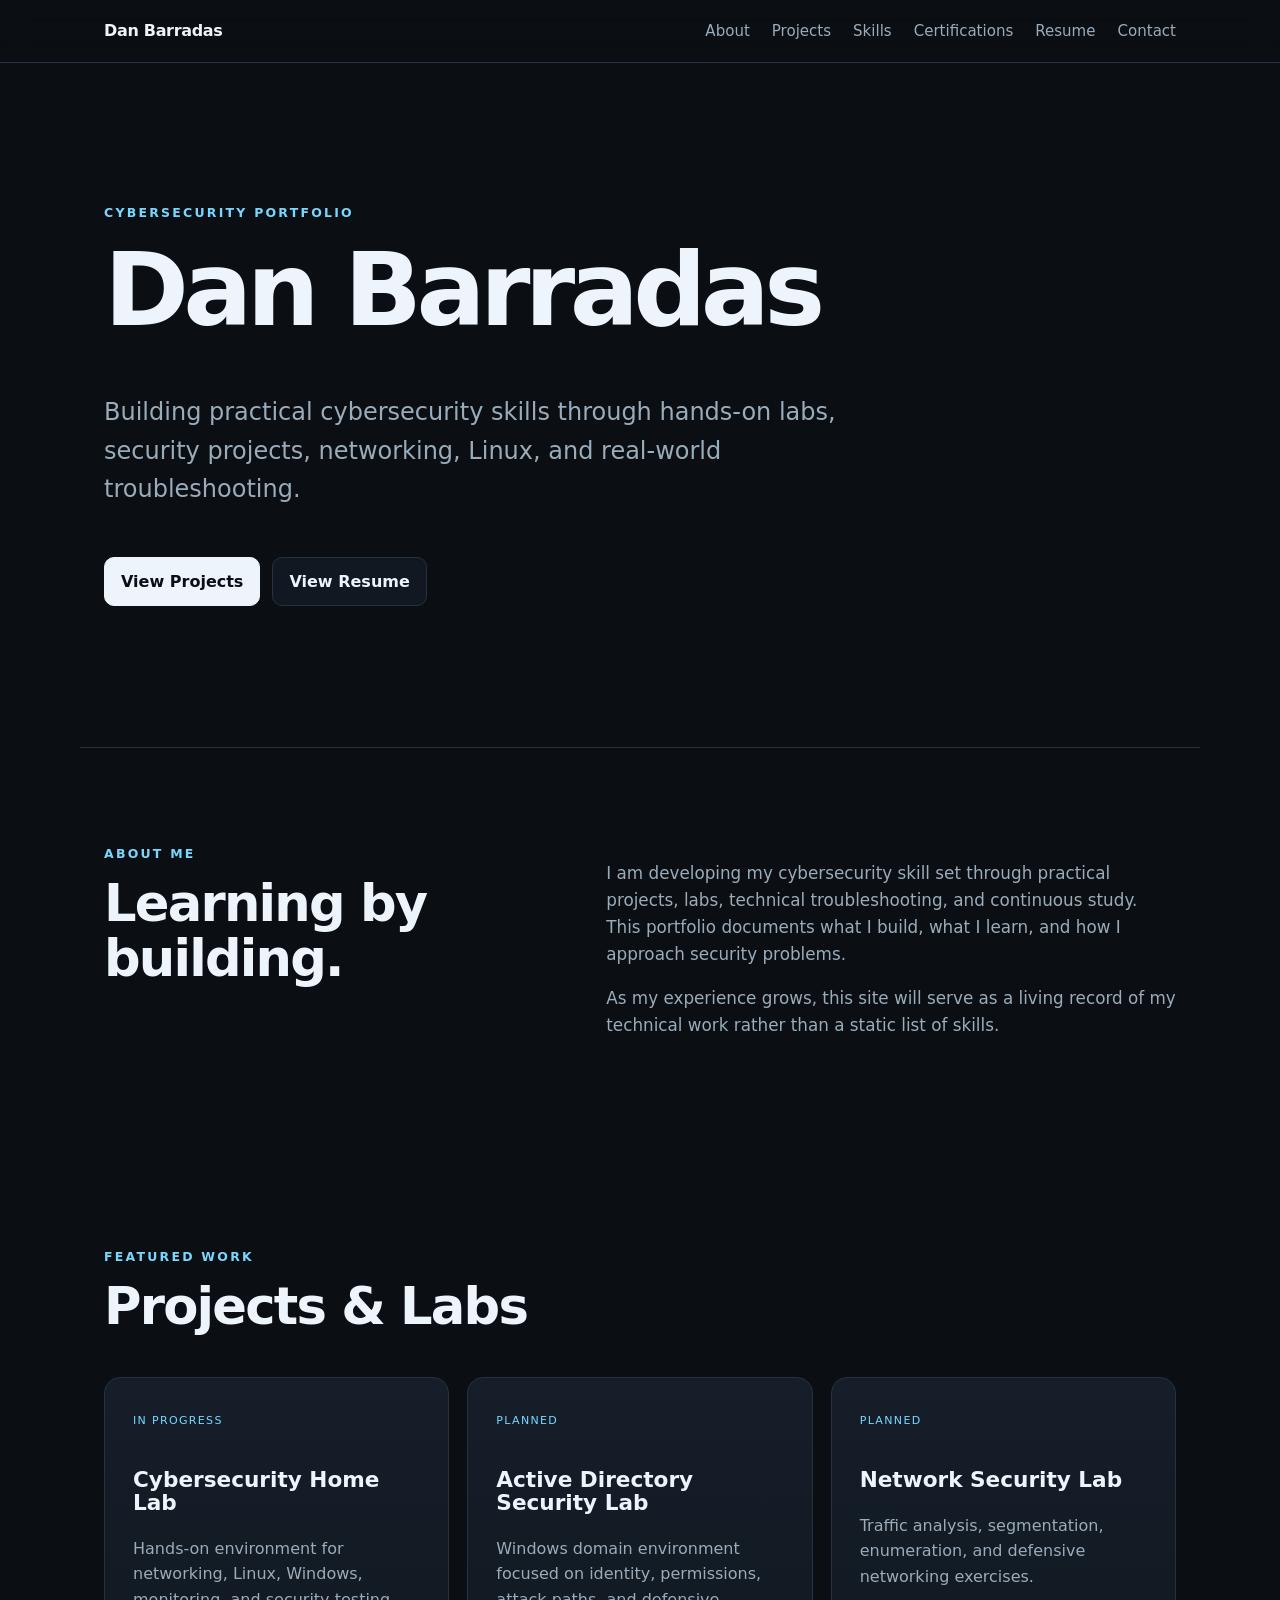
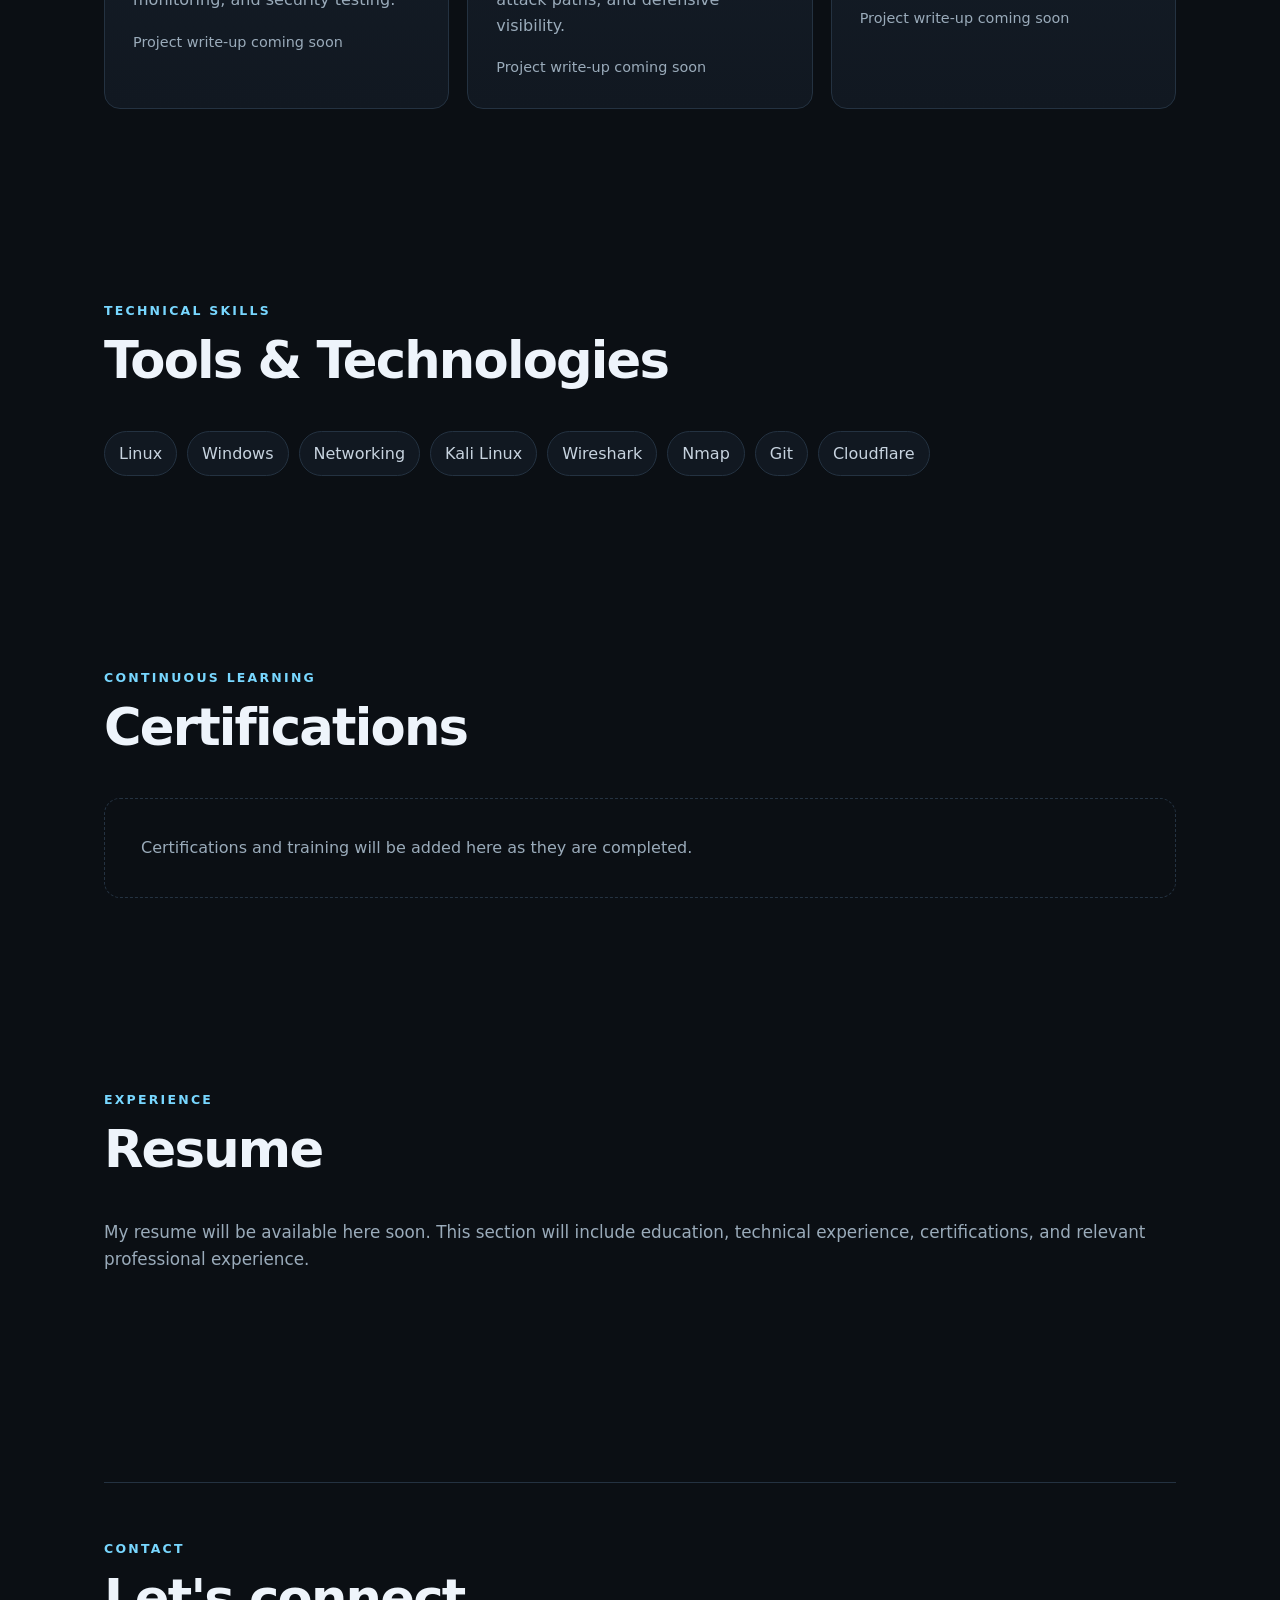
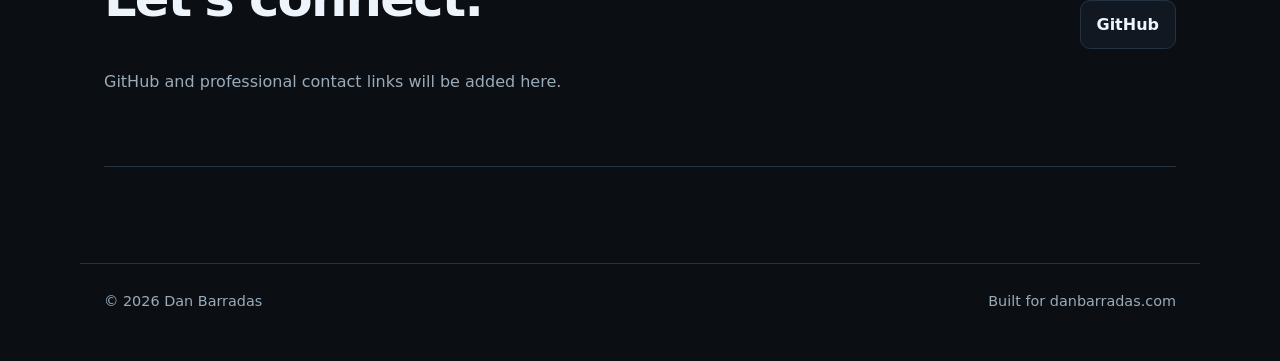
<file: index.html>
<!doctype html>
<html lang="en">
<head>
  <meta charset="utf-8">
  <meta name="viewport" content="width=device-width, initial-scale=1">
  <title>Dan Barradas | Cybersecurity Portfolio</title>
  <meta name="description" content="Dan Barradas cybersecurity portfolio featuring projects, labs, skills, certifications, and resume.">
  <meta name="referrer" content="strict-origin-when-cross-origin">
  <link rel="stylesheet" href="/styles.css">
</head>
<body>
  <header class="site-header">
    <div class="nav-wrap">
      <a class="brand" href="#about">Dan Barradas</a>
      <nav aria-label="Main navigation">
        <a href="#about">About</a>
        <a href="#projects">Projects</a>
        <a href="#skills">Skills</a>
        <a href="#certifications">Certifications</a>
        <a href="#resume">Resume</a>
        <a href="#contact">Contact</a>
      </nav>
    </div>
  </header>

  <main>
    <section id="about" class="hero section">
      <div class="eyebrow">CYBERSECURITY PORTFOLIO</div>
      <h1>Dan Barradas</h1>
      <p class="lead">
        Building practical cybersecurity skills through hands-on labs, security projects,
        networking, Linux, and real-world troubleshooting.
      </p>
      <div class="actions">
        <a class="button primary" href="#projects">View Projects</a>
        <a class="button" href="#resume">View Resume</a>
      </div>
    </section>

    <section class="section split">
      <div>
        <div class="eyebrow">ABOUT ME</div>
        <h2>Learning by building.</h2>
      </div>
      <div class="body-copy">
        <p>
          I am developing my cybersecurity skill set through practical projects, labs,
          technical troubleshooting, and continuous study. This portfolio documents what
          I build, what I learn, and how I approach security problems.
        </p>
        <p>
          As my experience grows, this site will serve as a living record of my technical
          work rather than a static list of skills.
        </p>
      </div>
    </section>

    <section id="projects" class="section">
      <div class="section-heading">
        <div class="eyebrow">FEATURED WORK</div>
        <h2>Projects & Labs</h2>
      </div>
      <div class="grid">
        <article class="card">
          <span class="status">IN PROGRESS</span>
          <h3>Cybersecurity Home Lab</h3>
          <p>Hands-on environment for networking, Linux, Windows, monitoring, and security testing.</p>
          <span class="card-link">Project write-up coming soon</span>
        </article>
        <article class="card">
          <span class="status">PLANNED</span>
          <h3>Active Directory Security Lab</h3>
          <p>Windows domain environment focused on identity, permissions, attack paths, and defensive visibility.</p>
          <span class="card-link">Project write-up coming soon</span>
        </article>
        <article class="card">
          <span class="status">PLANNED</span>
          <h3>Network Security Lab</h3>
          <p>Traffic analysis, segmentation, enumeration, and defensive networking exercises.</p>
          <span class="card-link">Project write-up coming soon</span>
        </article>
      </div>
    </section>

    <section id="skills" class="section">
      <div class="section-heading">
        <div class="eyebrow">TECHNICAL SKILLS</div>
        <h2>Tools & Technologies</h2>
      </div>
      <div class="tags">
        <span>Linux</span><span>Windows</span><span>Networking</span><span>Kali Linux</span>
        <span>Wireshark</span><span>Nmap</span><span>Git</span><span>Cloudflare</span>
      </div>
    </section>

    <section id="certifications" class="section">
      <div class="section-heading">
        <div class="eyebrow">CONTINUOUS LEARNING</div>
        <h2>Certifications</h2>
      </div>
      <div class="empty-state">
        Certifications and training will be added here as they are completed.
      </div>
    </section>

    <section id="resume" class="section">
      <div class="section-heading">
        <div class="eyebrow">EXPERIENCE</div>
        <h2>Resume</h2>
      </div>
      <p class="body-copy">
        My resume will be available here soon. This section will include education,
        technical experience, certifications, and relevant professional experience.
      </p>
    </section>

    <section id="contact" class="section">
      <div class="contact-card">
        <div>
          <div class="eyebrow">CONTACT</div>
          <h2>Let's connect.</h2>
          <p>GitHub and professional contact links will be added here.</p>
        </div>
        <a class="button" href="https://github.com/CLIPDEV26" rel="noopener noreferrer">GitHub</a>
      </div>
    </section>
  </main>

  <footer>
    <span>© <span id="year"></span> Dan Barradas</span>
    <span>Built for danbarradas.com</span>
  </footer>

  <script src="/script.js" defer></script>
</body>
</html>
</file>
<file: styles.css>
* { box-sizing: border-box; }
:root {
  --bg: #0b0f14;
  --panel: #111821;
  --panel-2: #151e29;
  --text: #eef4fb;
  --muted: #9aabba;
  --line: #243241;
  --accent: #78d7ff;
  --max: 1120px;
}
html { scroll-behavior: smooth; }
body {
  margin: 0;
  background: var(--bg);
  color: var(--text);
  font-family: Inter, ui-sans-serif, system-ui, -apple-system, BlinkMacSystemFont, "Segoe UI", sans-serif;
  line-height: 1.6;
}
a { color: inherit; text-decoration: none; }
.site-header {
  position: sticky;
  top: 0;
  z-index: 10;
  backdrop-filter: blur(14px);
  background: rgba(11,15,20,.82);
  border-bottom: 1px solid var(--line);
}
.nav-wrap {
  max-width: var(--max);
  margin: 0 auto;
  padding: 18px 24px;
  display: flex;
  align-items: center;
  justify-content: space-between;
  gap: 24px;
}
.brand { font-weight: 750; letter-spacing: -.02em; }
nav { display: flex; gap: 22px; flex-wrap: wrap; }
nav a { color: var(--muted); font-size: .94rem; }
nav a:hover { color: var(--text); }
.section {
  max-width: var(--max);
  margin: 0 auto;
  padding: 96px 24px;
}
.hero { min-height: 76vh; display: flex; flex-direction: column; justify-content: center; }
.eyebrow {
  color: var(--accent);
  font-size: .78rem;
  letter-spacing: .18em;
  font-weight: 800;
  margin-bottom: 12px;
}
h1, h2, h3 { line-height: 1.08; margin-top: 0; }
h1 { font-size: clamp(3.2rem, 8vw, 7rem); letter-spacing: -.055em; margin-bottom: 24px; }
h2 { font-size: clamp(2rem, 4vw, 3.5rem); letter-spacing: -.035em; }
h3 { font-size: 1.35rem; }
.lead { max-width: 760px; color: var(--muted); font-size: clamp(1.15rem, 2.2vw, 1.5rem); }
.actions { display: flex; gap: 12px; margin-top: 24px; flex-wrap: wrap; }
.button {
  display: inline-flex;
  align-items: center;
  justify-content: center;
  border: 1px solid var(--line);
  border-radius: 10px;
  padding: 11px 16px;
  font-weight: 700;
  background: var(--panel);
}
.button.primary { background: var(--text); color: var(--bg); border-color: var(--text); }
.button:hover { transform: translateY(-1px); }
.split { display: grid; grid-template-columns: 1fr 1.3fr; gap: 64px; border-top: 1px solid var(--line); }
.body-copy { color: var(--muted); font-size: 1.05rem; }
.section-heading { margin-bottom: 32px; }
.grid { display: grid; grid-template-columns: repeat(3, 1fr); gap: 18px; }
.card {
  padding: 28px;
  border-radius: 16px;
  background: linear-gradient(180deg, var(--panel-2), var(--panel));
  border: 1px solid var(--line);
  min-height: 260px;
}
.card p, .contact-card p { color: var(--muted); }
.status {
  display: inline-block;
  font-size: .69rem;
  letter-spacing: .12em;
  color: var(--accent);
  margin-bottom: 38px;
}
.card-link { color: var(--muted); font-size: .9rem; }
.tags { display: flex; flex-wrap: wrap; gap: 10px; }
.tags span {
  background: var(--panel);
  border: 1px solid var(--line);
  border-radius: 999px;
  padding: 9px 14px;
  color: #c7d3df;
}
.empty-state {
  border: 1px dashed var(--line);
  border-radius: 16px;
  padding: 36px;
  color: var(--muted);
}
.contact-card {
  border-top: 1px solid var(--line);
  border-bottom: 1px solid var(--line);
  padding: 56px 0;
  display: flex;
  align-items: center;
  justify-content: space-between;
  gap: 24px;
}
footer {
  max-width: var(--max);
  margin: 0 auto;
  padding: 26px 24px 48px;
  color: var(--muted);
  border-top: 1px solid var(--line);
  display: flex;
  justify-content: space-between;
  gap: 16px;
  font-size: .9rem;
}
@media (max-width: 760px) {
  .nav-wrap { align-items: flex-start; flex-direction: column; }
  nav { gap: 14px; }
  .section { padding: 72px 20px; }
  .hero { min-height: auto; padding-top: 110px; padding-bottom: 110px; }
  .split, .grid { grid-template-columns: 1fr; }
  .split { gap: 24px; }
  .contact-card, footer { align-items: flex-start; flex-direction: column; }
}
</file>
